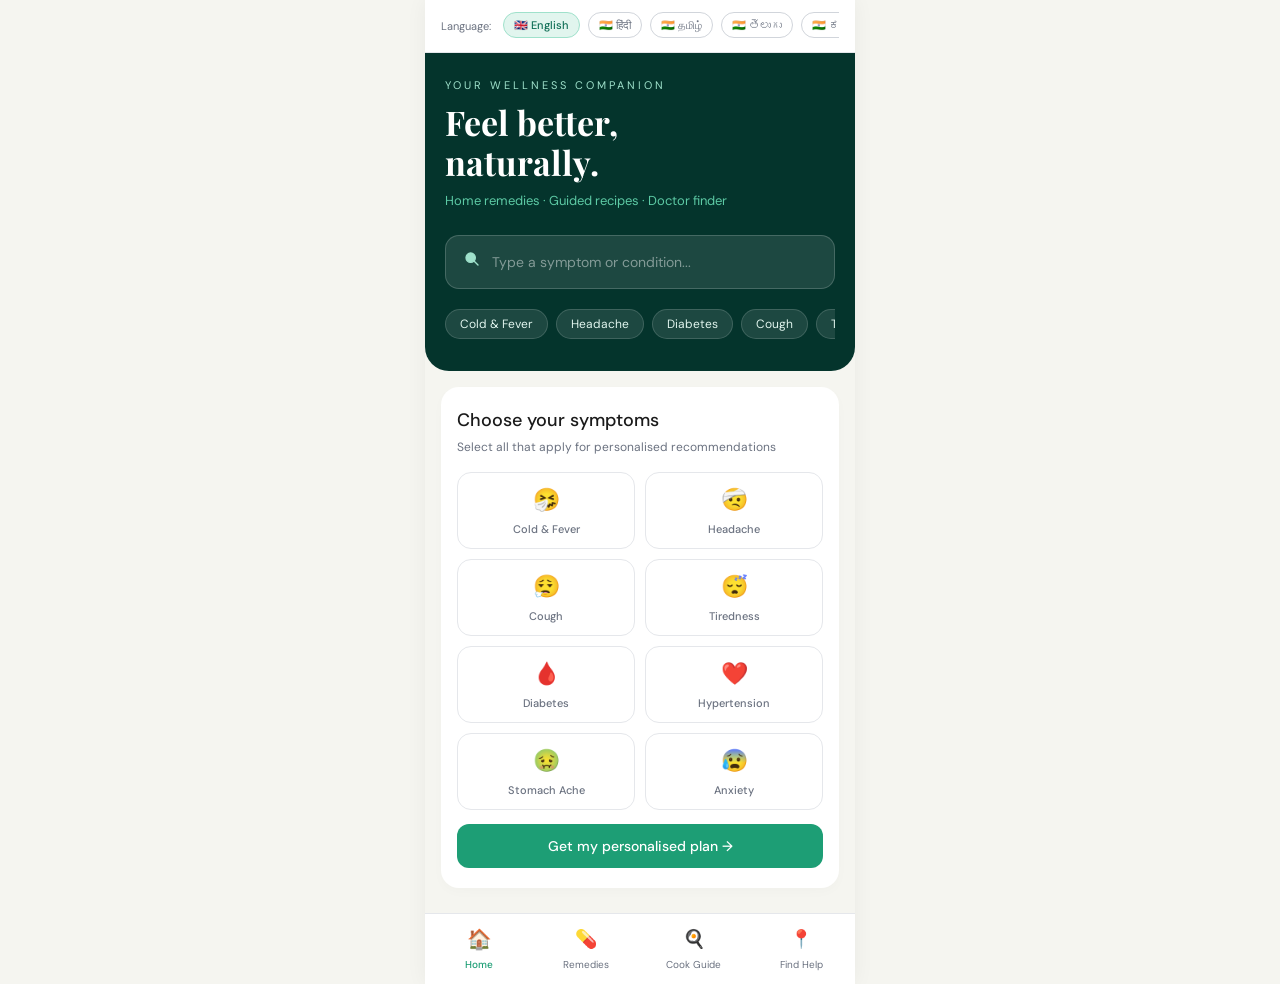
<file: index.html>
<!DOCTYPE html>
<html lang="en">
<head>
  <meta charset="UTF-8">
  <meta name="viewport" content="width=device-width, initial-scale=1.0, maximum-scale=1.0, user-scalable=no">
  <title>WellNest — Holistic Health Companion</title>
  <link rel="stylesheet" href="styles.css">
  <link rel="stylesheet" href="global.css">
  <script src="lang.js"></script>
</head>
<body>
  <div class="app-container">

    <!-- LANGUAGE BAR -->
    <div class="lang-bar">
      <span class="lang-label" data-i18n="lang_lbl">Language:</span>
      <div class="lang-scroll">
        <button class="lang-pill active">🇬🇧 English</button>
        <button class="lang-pill">🇮🇳 हिंदी</button>
        <button class="lang-pill">🇮🇳 தமிழ்</button>
        <button class="lang-pill">🇮🇳 తెలుగు</button>
        <button class="lang-pill">🇮🇳 ಕನ್ನಡ</button>
        <button class="lang-pill">🇫🇷 Français</button>
        <button class="lang-pill">🇪🇸 Español</button>
      </div>
    </div>

    <!-- HERO SECTION -->
    <div class="hero">
      <div class="hero-label" data-i18n="hero_sup">Your Wellness Companion</div>
      <h1 class="hero-title font-playfair"><span data-i18n="hero_t1">Feel better,</span><br><span data-i18n="hero_t2">naturally.</span></h1>
      <div class="hero-subtitle" data-i18n="hero_sub">Home remedies · Guided recipes · Doctor finder</div>
      
      <div class="search-box">
        <div class="search-icon">
          <svg viewBox="0 0 24 24" xmlns="http://www.w3.org/2000/svg">
            <path d="M21 21L15.0001 15M17 10C17 13.866 13.866 17 10 17C6.13401 17 3 13.866 3 10C3 6.13401 6.13401 3 10 3C13.866 3 17 6.13401 17 10Z" stroke="currentColor" stroke-width="2" stroke-linecap="round" stroke-linejoin="round"/>
          </svg>
        </div>
        <input type="text" class="search-input" data-i18n-ph="search_ph" placeholder="Type a symptom or condition...">
      </div>

      <div class="quick-tags-container">
        <button class="quick-tag">Cold & Fever</button>
        <button class="quick-tag">Headache</button>
        <button class="quick-tag">Diabetes</button>
        <button class="quick-tag">Cough</button>
        <button class="quick-tag">Tiredness</button>
      </div>
    </div>

    <!-- SYMPTOM GRID SECTION -->
    <div class="symptom-section">
      <h2 class="section-title" data-i18n="sec_sym_t">Choose your symptoms</h2>
      <p class="section-subtitle" data-i18n="sec_sym_s">Select all that apply for personalised recommendations</p>
      
      <div class="symptom-grid">
        <button class="symptom-chip">
          <span class="symptom-icon">🤧</span>
          <span class="symptom-label">Cold & Fever</span>
        </button>
        <button class="symptom-chip">
          <span class="symptom-icon">🤕</span>
          <span class="symptom-label">Headache</span>
        </button>
        <button class="symptom-chip">
          <span class="symptom-icon">😮‍💨</span>
          <span class="symptom-label">Cough</span>
        </button>
        <button class="symptom-chip">
          <span class="symptom-icon">😴</span>
          <span class="symptom-label">Tiredness</span>
        </button>
        <button class="symptom-chip">
          <span class="symptom-icon">🩸</span>
          <span class="symptom-label">Diabetes</span>
        </button>
        <button class="symptom-chip">
          <span class="symptom-icon">❤️</span>
          <span class="symptom-label">Hypertension</span>
        </button>
        <button class="symptom-chip">
          <span class="symptom-icon">🤢</span>
          <span class="symptom-label">Stomach Ache</span>
        </button>
        <button class="symptom-chip">
          <span class="symptom-icon">😰</span>
          <span class="symptom-label">Anxiety</span>
        </button>
      </div>

      <button class="btn-primary" id="genPlanBtn" data-i18n="btn_plan">
        Get my personalised plan &rarr;
      </button>
    </div>

    <!-- BOTTOM NAV BAR -->
    <nav class="bottom-nav">
      <a href="index.html" class="nav-item active">
        <span class="nav-icon">🏠</span>
        <span class="nav-label" data-i18n="nav_home">Home</span>
      </a>
      <a href="results.html" class="nav-item">
        <span class="nav-icon">💊</span>
        <span class="nav-label" data-i18n="nav_rem">Remedies</span>
      </a>
      <a href="cook.html" class="nav-item">
        <span class="nav-icon">🍳</span>
        <span class="nav-label" data-i18n="nav_cook">Cook Guide</span>
      </a>
      <a href="help.html" class="nav-item">
        <span class="nav-icon">📍</span>
        <span class="nav-label" data-i18n="nav_help">Find Help</span>
      </a>
    </nav>

  </div>
  <script src="app.js"></script>
</body>
</html>
</file>
<file: styles.css>
@import url('https://fonts.googleapis.com/css2?family=DM+Sans:wght@300;400;500&family=Noto+Sans+Devanagari:wght@400;500&family=Noto+Sans+Kannada:wght@400;500&family=Noto+Sans+Tamil:wght@400;500&family=Noto+Sans+Telugu:wght@400;500&family=Playfair+Display:wght@400;600&display=swap');

:root {
  --g: #1D9E75;
  --gl: #E1F5EE;
  --gm: #9FE1CB;
  --dark: #04342C;
  --am: #BA7517;
  --al: #FAEEDA;
  --co: #D85A30;
  --cl: #FAECE7;
  --bg: #f5f5f0;
  --text: #1a1a1a;
  --text-muted: #6b7280;
  --border-radius: 18px;
}

* {
  box-sizing: border-box;
  margin: 0;
  padding: 0;
  -webkit-tap-highlight-color: transparent;
}

body {
  font-family: 'DM Sans', 'Noto Sans Devanagari', 'Noto Sans Tamil', 'Noto Sans Telugu', 'Noto Sans Kannada', sans-serif;
  background-color: var(--bg);
  color: var(--text);
  line-height: 1.5;
  display: flex;
  justify-content: center;
  min-height: 100vh;
}

.app-container {
  width: 100%;
  max-width: 430px;
  background-color: var(--bg);
  min-height: 100vh;
  position: relative;
  box-shadow: 0 0 20px rgba(0,0,0,0.05);
  padding-bottom: 80px; /* space for bottom nav */
  overflow-x: hidden;
}

/* Typography elements */
.font-playfair {
  font-family: 'Playfair Display', serif;
}

/* BUTTONS */
button {
  font-family: 'DM Sans', sans-serif;
  cursor: pointer;
  border: none;
  background: none;
  transition: all 0.2s ease;
}

/* LANGUAGE BAR */
.lang-bar {
  position: sticky;
  top: 0;
  z-index: 50;
  background-color: #ffffff;
  border-bottom: 0.5px solid #e5e7eb;
  padding: 12px 16px;
  display: flex;
  align-items: center;
  gap: 12px;
}

.lang-label {
  font-size: 11px;
  color: var(--text-muted);
  white-space: nowrap;
}

.lang-scroll {
  display: flex;
  gap: 8px;
  overflow-x: auto;
  scrollbar-width: none;
  -ms-overflow-style: none;
  padding-bottom: 2px;
}
.lang-scroll::-webkit-scrollbar {
  display: none;
}

.lang-pill {
  font-size: 11px;
  padding: 5px 10px;
  border-radius: 20px;
  background-color: transparent;
  border: 1px solid #d1d5db;
  color: var(--text-muted);
  white-space: nowrap;
  display: flex;
  align-items: center;
  gap: 4px;
}

.lang-pill.active {
  background-color: var(--gl);
  border-color: var(--gm);
  color: #0F6E56;
  font-weight: 500;
}

/* HERO SECTION */
.hero {
  background-color: var(--dark);
  padding: 24px 20px 32px;
  border-bottom-left-radius: 24px;
  border-bottom-right-radius: 24px;
}

.hero-label {
  font-size: 11px;
  letter-spacing: 3px;
  color: var(--gm);
  text-transform: uppercase;
  margin-bottom: 8px;
}

.hero-title {
  font-size: 34px;
  color: #ffffff;
  line-height: 1.2;
  margin-bottom: 8px;
}

.hero-subtitle {
  font-size: 13px;
  color: #5DCAA5;
  margin-bottom: 24px;
}

.search-box {
  background-color: rgba(255, 255, 255, 0.1);
  border: 1px solid rgba(255, 255, 255, 0.18);
  border-radius: 14px;
  padding: 14px 18px;
  display: flex;
  align-items: center;
  gap: 12px;
  margin-bottom: 20px;
  transition: border-color 0.3s ease;
}
.search-box:focus-within {
  border-color: rgba(255, 255, 255, 0.4);
}

.search-icon svg {
  width: 16px;
  height: 16px;
  color: var(--gm);
  fill: currentColor;
}

.search-input {
  background: transparent;
  border: none;
  color: #ffffff;
  font-size: 14px;
  width: 100%;
  font-family: inherit;
  outline: none;
}
.search-input::placeholder {
  color: rgba(255, 255, 255, 0.45);
}

.quick-tags-container {
  display: flex;
  gap: 8px;
  overflow-x: auto;
  scrollbar-width: none;
  -ms-overflow-style: none;
}
.quick-tags-container::-webkit-scrollbar {
  display: none;
}

.quick-tag {
  background-color: rgba(255, 255, 255, 0.1);
  border: 1px solid rgba(255, 255, 255, 0.15);
  border-radius: 20px;
  padding: 6px 14px;
  font-size: 12px;
  color: var(--gl);
  white-space: nowrap;
}
.quick-tag:active {
  background-color: rgba(255, 255, 255, 0.2);
}

/* SYMPTOM GRID SECTION */
.symptom-section {
  background-color: #ffffff;
  border-radius: var(--border-radius);
  margin: 16px;
  padding: 20px 16px;
  box-shadow: 0 4px 12px rgba(0,0,0,0.02);
}

.section-title {
  font-size: 18px;
  font-weight: 500;
  margin-bottom: 4px;
}

.section-subtitle {
  font-size: 12px;
  color: var(--text-muted);
  margin-bottom: 16px;
}

.symptom-grid {
  display: grid;
  grid-template-columns: repeat(auto-fill, minmax(120px, 1fr));
  gap: 10px;
}

.symptom-chip {
  background-color: #ffffff;
  border: 1px solid #e5e7eb;
  border-radius: 14px;
  padding: 12px 10px;
  display: flex;
  flex-direction: column;
  align-items: center;
  justify-content: center;
  gap: 8px;
  transition: all 0.2s ease;
}

.symptom-chip:hover, .symptom-chip.active {
  border-color: var(--g);
  background-color: var(--gl);
}

.symptom-chip:hover .symptom-label, .symptom-chip.active .symptom-label {
  color: #0F6E56;
}

.symptom-icon {
  font-size: 22px;
}

.symptom-label {
  font-size: 11px;
  font-weight: 500;
  color: var(--text-muted);
  text-align: center;
  transition: color 0.2s ease;
}

/* GREEN BUTTON */
.btn-primary {
  width: 100%;
  background-color: var(--g);
  color: #ffffff;
  border-radius: 12px;
  padding: 13px;
  font-size: 14px;
  font-weight: 500;
  margin-top: 14px;
  display: flex;
  justify-content: center;
  align-items: center;
  gap: 8px;
}
.btn-primary:active, .btn-primary:hover {
  background-color: #0F6E56;
}

/* BOTTOM NAV BAR */
.bottom-nav {
  position: fixed;
  bottom: 0;
  width: 100%;
  max-width: 430px;
  background-color: #ffffff;
  border-top: 0.5px solid #e5e7eb;
  display: flex;
  justify-content: space-between;
  padding: 12px 0;
  z-index: 50;
  padding-bottom: calc(12px + env(safe-area-inset-bottom));
}

.nav-item {
  flex: 1;
  display: flex;
  flex-direction: column;
  align-items: center;
  gap: 4px;
  text-decoration: none;
  color: var(--text-muted);
}

.nav-item.active .nav-label {
  color: var(--g);
  font-weight: 500;
}

.nav-item.active .nav-icon {
  transform: scale(1.1);
}

.nav-icon {
  font-size: 18px;
  transition: transform 0.2s ease;
}

.nav-label {
  font-size: 10px;
  transition: color 0.2s ease;
}
</file>
<file: global.css>
/* GLOBALS FOR ANIMATION & I18N FONTS */

.font-hi * { font-family: 'Noto Sans Devanagari', sans-serif !important; }
.font-ta * { font-family: 'Noto Sans Tamil', sans-serif !important; }
.font-te * { font-family: 'Noto Sans Telugu', sans-serif !important; }
.font-kn * { font-family: 'Noto Sans Kannada', sans-serif !important; }

/* Page transition and Tab transition */
.fade-in {
  animation: fadeSlideUp 0.3s ease forwards;
}

.tab-content {
  display: none;
}
.tab-content.active {
  display: block;
  animation: fadeSlideUp 0.3s ease forwards;
}

@keyframes fadeSlideUp {
  0% {
    opacity: 0;
    transform: translateY(6px);
  }
  100% {
    opacity: 1;
    transform: translateY(0);
  }
}

/* Base override for smooth link tapping */
a {
  text-decoration: none;
}
</file>
